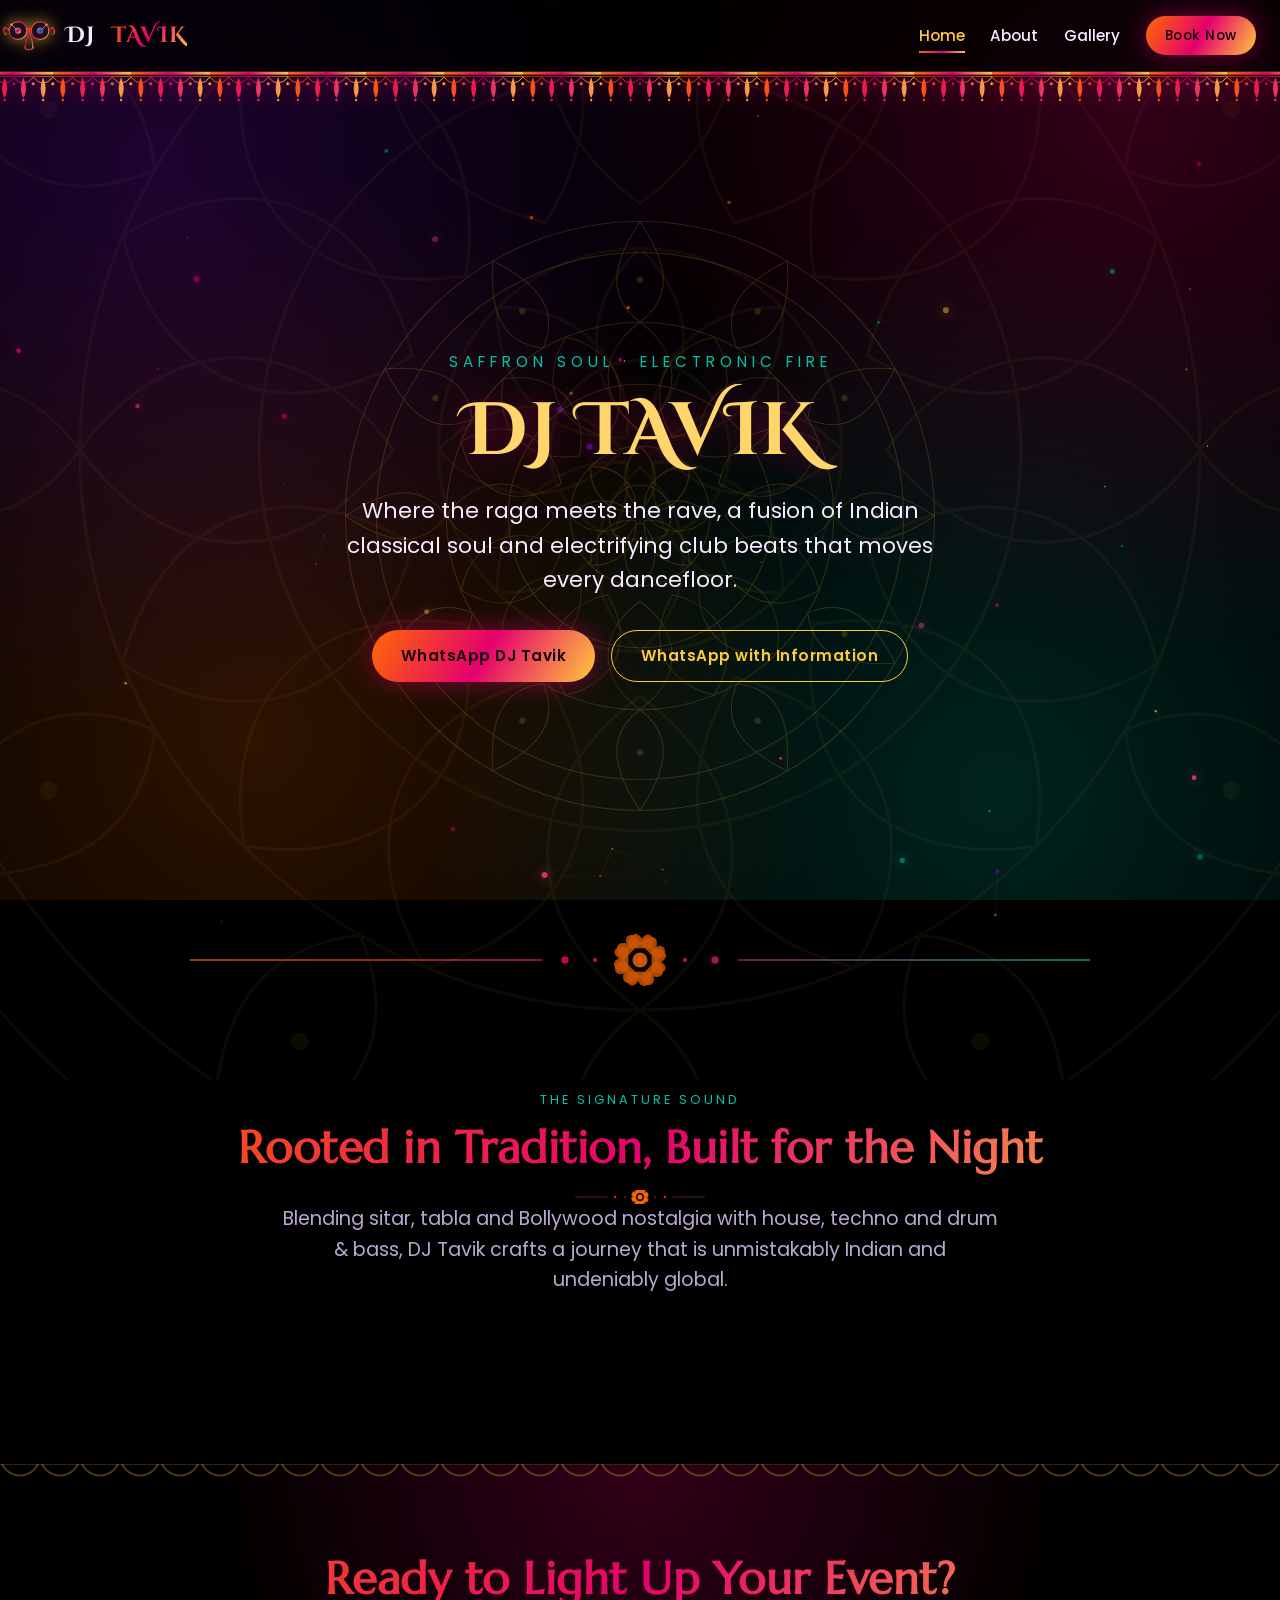
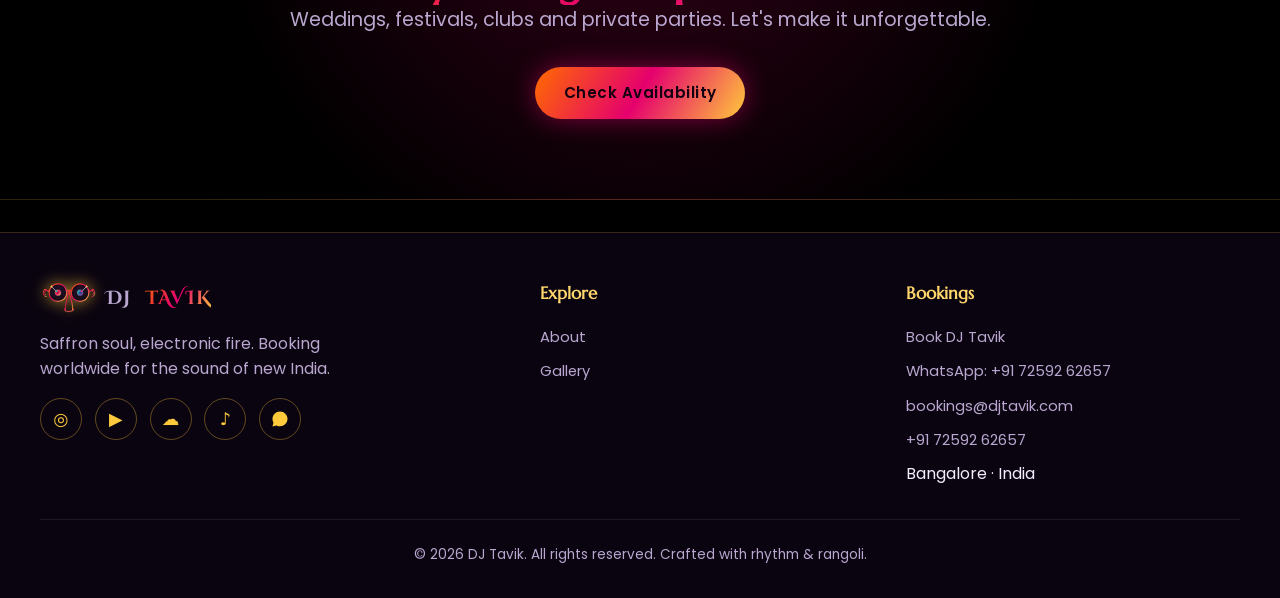
<file: index.html>
<!DOCTYPE html>
<html lang="en">
<head>
  <meta charset="UTF-8" />
  <meta name="viewport" content="width=device-width, initial-scale=1.0" />
  <title>DJ Tavik | Indian Electronic Beats</title>
  <meta name="description" content="DJ Tavik blends Indian classical soul with electronic fire. Bookings, mixes, tour dates and more." />
  <link rel="icon" type="image/svg+xml" href="assets/svg/logo.svg" />
  <link rel="preconnect" href="https://fonts.googleapis.com" />
  <link rel="preconnect" href="https://fonts.gstatic.com" crossorigin />
  <link href="https://fonts.googleapis.com/css2?family=Cinzel+Decorative:wght@700;900&family=Marcellus&family=Poppins:wght@400;500;600&display=swap" rel="stylesheet" />
  <link rel="stylesheet" href="assets/css/styles.css" />
</head>
<body>
  <!-- Header -->
  <header class="site-header">
    <nav class="nav container" aria-label="Primary">
      <a href="index.html" class="brand">
        <img src="assets/svg/logo.svg" alt="" class="brand-mark" />
        DJ&nbsp;<span>TAVIK</span>
      </a>
      <button class="nav-toggle" aria-label="Toggle menu" aria-expanded="false" aria-controls="nav-links">
        <span></span><span></span><span></span>
      </button>
      <ul class="nav-links" id="nav-links">
        <li><a href="index.html" class="active">Home</a></li>
        <li><a href="about.html">About</a></li>
        <li><a href="gallery.html">Gallery</a></li>
        <li><a href="booking.html" class="btn nav-cta">Book Now</a></li>
      </ul>
    </nav>
  </header>

  <div class="toran" aria-hidden="true"></div>

  <main>
    <!-- Hero -->
    <section class="hero">
      <canvas class="motif-canvas" aria-hidden="true"></canvas>
      <img src="assets/svg/mandala.svg" alt="" class="hero-mandala" aria-hidden="true" />
      <div class="hero-inner container">
        <p class="kicker">Saffron Soul · Electronic Fire</p>
        <h1>DJ&nbsp;TAVIK</h1>
        <p class="tagline">
          Where the raga meets the rave, a fusion of Indian classical soul and
          electrifying club beats that moves every dancefloor.
        </p>
        <div class="hero-actions">
          <a href="https://wa.me/917259262657?text=Hey%20DJ%20Tavik%2C%20we%20are%20looking%20to%20book%20a%20DJ%20for%20our%20event." target="_blank" rel="noopener" class="btn">WhatsApp DJ Tavik</a>
          <button type="button" class="btn btn--ghost" id="open-booking-modal">WhatsApp with Information</button>
        </div>
      </div>
    </section>

    <div class="divider container" aria-hidden="true"></div>

    <!-- Intro / featured -->
    <section class="section">
      <div class="container">
        <div class="section-head reveal">
          <span class="eyebrow">The Signature Sound</span>
          <h2 class="gradient-text">Rooted in Tradition, Built for the Night</h2>
          <p class="lead">
            Blending sitar, tabla and Bollywood nostalgia with house, techno and
            drum &amp; bass, DJ Tavik crafts a journey that is unmistakably Indian
            and undeniably global.
          </p>
        </div>
      </div>
    </section>

    <!-- CTA band -->
    <section class="cta-band">
      <div class="container reveal">
        <h2 class="gradient-text">Ready to Light Up Your Event?</h2>
        <p class="lead" style="margin-bottom:2rem">Weddings, festivals, clubs and private parties. Let's make it unforgettable.</p>
        <a href="booking.html" class="btn">Check Availability</a>
      </div>
    </section>
  </main>

  <!-- Footer -->
  <footer class="site-footer">
    <div class="container">
      <div class="footer-grid">
        <div>
          <a href="index.html" class="brand" style="font-size:1.2rem">
            <img src="assets/svg/logo.svg" alt="" class="brand-mark" /> DJ&nbsp;<span>TAVIK</span>
          </a>
          <p style="margin-top:1rem;max-width:32ch">Saffron soul, electronic fire. Booking worldwide for the sound of new India.</p>
          <div class="socials">
            <a href="https://instagram.com" aria-label="Instagram" target="_blank" rel="noopener">◎</a>
            <a href="https://youtube.com" aria-label="YouTube" target="_blank" rel="noopener">▶</a>
            <a href="https://soundcloud.com" aria-label="SoundCloud" target="_blank" rel="noopener">☁</a>
            <a href="https://open.spotify.com" aria-label="Spotify" target="_blank" rel="noopener">♪</a>
            <a class="wa" href="https://wa.me/917259262657" aria-label="WhatsApp" target="_blank" rel="noopener"><svg viewBox="0 0 24 24" width="18" height="18" fill="currentColor" aria-hidden="true"><path d="M17.5 14.4c-.3-.1-1.7-.8-1.9-.9-.3-.1-.5-.1-.7.1-.2.3-.7.9-.9 1.1-.2.2-.3.2-.6.1-.3-.1-1.2-.5-2.3-1.4-.9-.8-1.4-1.7-1.6-2-.2-.3 0-.5.1-.6.1-.1.3-.3.4-.5.1-.2.2-.3.3-.5.1-.2 0-.4 0-.5 0-.1-.7-1.6-.9-2.2-.2-.6-.5-.5-.7-.5h-.6c-.2 0-.5.1-.8.4-.3.3-1 1-1 2.4s1.1 2.8 1.2 3c.1.2 2.1 3.2 5.1 4.5.7.3 1.3.5 1.7.6.7.2 1.4.2 1.9.1.6-.1 1.7-.7 1.9-1.3.2-.7.2-1.2.2-1.3-.1-.2-.3-.2-.6-.4zM12 2C6.5 2 2 6.5 2 12c0 1.8.5 3.4 1.3 4.9L2 22l5.3-1.4c1.4.8 3 1.2 4.7 1.2 5.5 0 10-4.5 10-10S17.5 2 12 2z"/></svg></a>
          </div>
        </div>
        <div>
          <h4>Explore</h4>
          <ul>
            <li><a href="about.html">About</a></li>
            <li><a href="gallery.html">Gallery</a></li>
          </ul>
        </div>
        <div>
          <h4>Bookings</h4>
          <ul>
            <li><a href="booking.html">Book DJ Tavik</a></li>
            <li><a href="https://wa.me/917259262657" target="_blank" rel="noopener">WhatsApp: +91 72592 62657</a></li>
            <li><a href="mailto:bookings@djtavik.com">bookings@djtavik.com</a></li>
            <li><a href="tel:+917259262657">+91 72592 62657</a></li>
            <li>Bangalore · India</li>
          </ul>
        </div>
      </div>
      <div class="footer-bottom">
        <p>&copy; <span id="year">2026</span> DJ Tavik. All rights reserved. Crafted with rhythm &amp; rangoli.</p>
      </div>
    </div>
  </footer>

  <!-- Booking details modal -->
  <div class="modal" id="booking-modal" aria-hidden="true" role="dialog" aria-modal="true" aria-labelledby="bm-title">
    <div class="modal-overlay" data-close></div>
    <div class="modal-panel">
      <button class="modal-close" type="button" data-close aria-label="Close">&times;</button>
      <span class="eyebrow">Event Information</span>
      <h2 id="bm-title" class="gradient-text">Tell Us About Your Event</h2>
      <p style="margin-bottom:1.4rem">Fill in the details below and we'll open WhatsApp with your message ready to send.</p>

      <form id="bm-form">
        <div class="form-grid">
          <div class="field">
            <label for="bm-name">Client Name</label>
            <input type="text" id="bm-name" name="name" autocomplete="name" placeholder="Your name" />
          </div>

          <div class="field">
            <label for="bm-phone">Contact Number</label>
            <input type="tel" id="bm-phone" name="phone" autocomplete="tel" placeholder="+91 90000 00000" />
          </div>

          <div class="field full">
            <label for="bm-type">Type of Party/Event</label>
            <select id="bm-type" name="type">
              <option value="">Select an event type</option>
              <optgroup label="Shows">
                <option>Club Night</option>
                <option>Corporate Show</option>
                <option>College Show</option>
              </optgroup>
              <optgroup label="Special Occasions">
                <option>Holi</option>
                <option>Navratri</option>
                <option>Diwali</option>
                <option>Halloween</option>
                <option>Christmas</option>
                <option>New Year Eve</option>
                <option>Private Show</option>
              </optgroup>
              <optgroup label="Weddings">
                <option>Bachelorette Party</option>
                <option>Haldi Ceremony</option>
                <option>Mehandi Function</option>
                <option>Sangeet</option>
                <option>Baraat on Wheels</option>
                <option>Reception</option>
              </optgroup>
            </select>
          </div>

          <div class="field">
            <label for="bm-age">Age Group of Attendants</label>
            <select id="bm-age" name="age">
              <option value="">Select age group</option>
              <option>Under 18</option>
              <option>18 - 25</option>
              <option>25 - 35</option>
              <option>35 - 50</option>
              <option>50+</option>
              <option>Mixed / All ages</option>
            </select>
          </div>

          <div class="field">
            <label for="bm-date">Date</label>
            <input type="date" id="bm-date" name="date" />
          </div>

          <div class="field">
            <label for="bm-venue">Venue</label>
            <input type="text" id="bm-venue" name="venue" placeholder="Venue &amp; city" />
          </div>

          <div class="field">
            <label for="bm-duration">Duration of Event: <span id="bm-duration-val">3 hours</span></label>
            <input type="range" id="bm-duration" name="duration" class="range" min="1" max="10" step="1" value="3" />
          </div>

          <div class="field">
            <label for="bm-equipment">Require Sounds &amp; Light Equipments?</label>
            <select id="bm-equipment" name="equipment">
              <option value="">Select an option</option>
              <option>Yes</option>
              <option>No</option>
              <option>Not sure yet</option>
            </select>
          </div>
        </div>

        <button type="submit" class="btn btn--wa" style="width:100%;justify-content:center;margin-top:0.6rem">
          <svg viewBox="0 0 24 24" aria-hidden="true"><path d="M17.5 14.4c-.3-.1-1.7-.8-1.9-.9-.3-.1-.5-.1-.7.1-.2.3-.7.9-.9 1.1-.2.2-.3.2-.6.1-.3-.1-1.2-.5-2.3-1.4-.9-.8-1.4-1.7-1.6-2-.2-.3 0-.5.1-.6.1-.1.3-.3.4-.5.1-.2.2-.3.3-.5.1-.2 0-.4 0-.5 0-.1-.7-1.6-.9-2.2-.2-.6-.5-.5-.7-.5h-.6c-.2 0-.5.1-.8.4-.3.3-1 1-1 2.4s1.1 2.8 1.2 3c.1.2 2.1 3.2 5.1 4.5.7.3 1.3.5 1.7.6.7.2 1.4.2 1.9.1.6-.1 1.7-.7 1.9-1.3.2-.7.2-1.2.2-1.3-.1-.2-.3-.2-.6-.4zM12 2C6.5 2 2 6.5 2 12c0 1.8.5 3.4 1.3 4.9L2 22l5.3-1.4c1.4.8 3 1.2 4.7 1.2 5.5 0 10-4.5 10-10S17.5 2 12 2z"/></svg>
          Send on WhatsApp
        </button>
      </form>
    </div>
  </div>

  <script src="assets/js/main.js"></script>
  <script src="assets/js/booking-modal.js"></script>
</body>
</html>
</file>
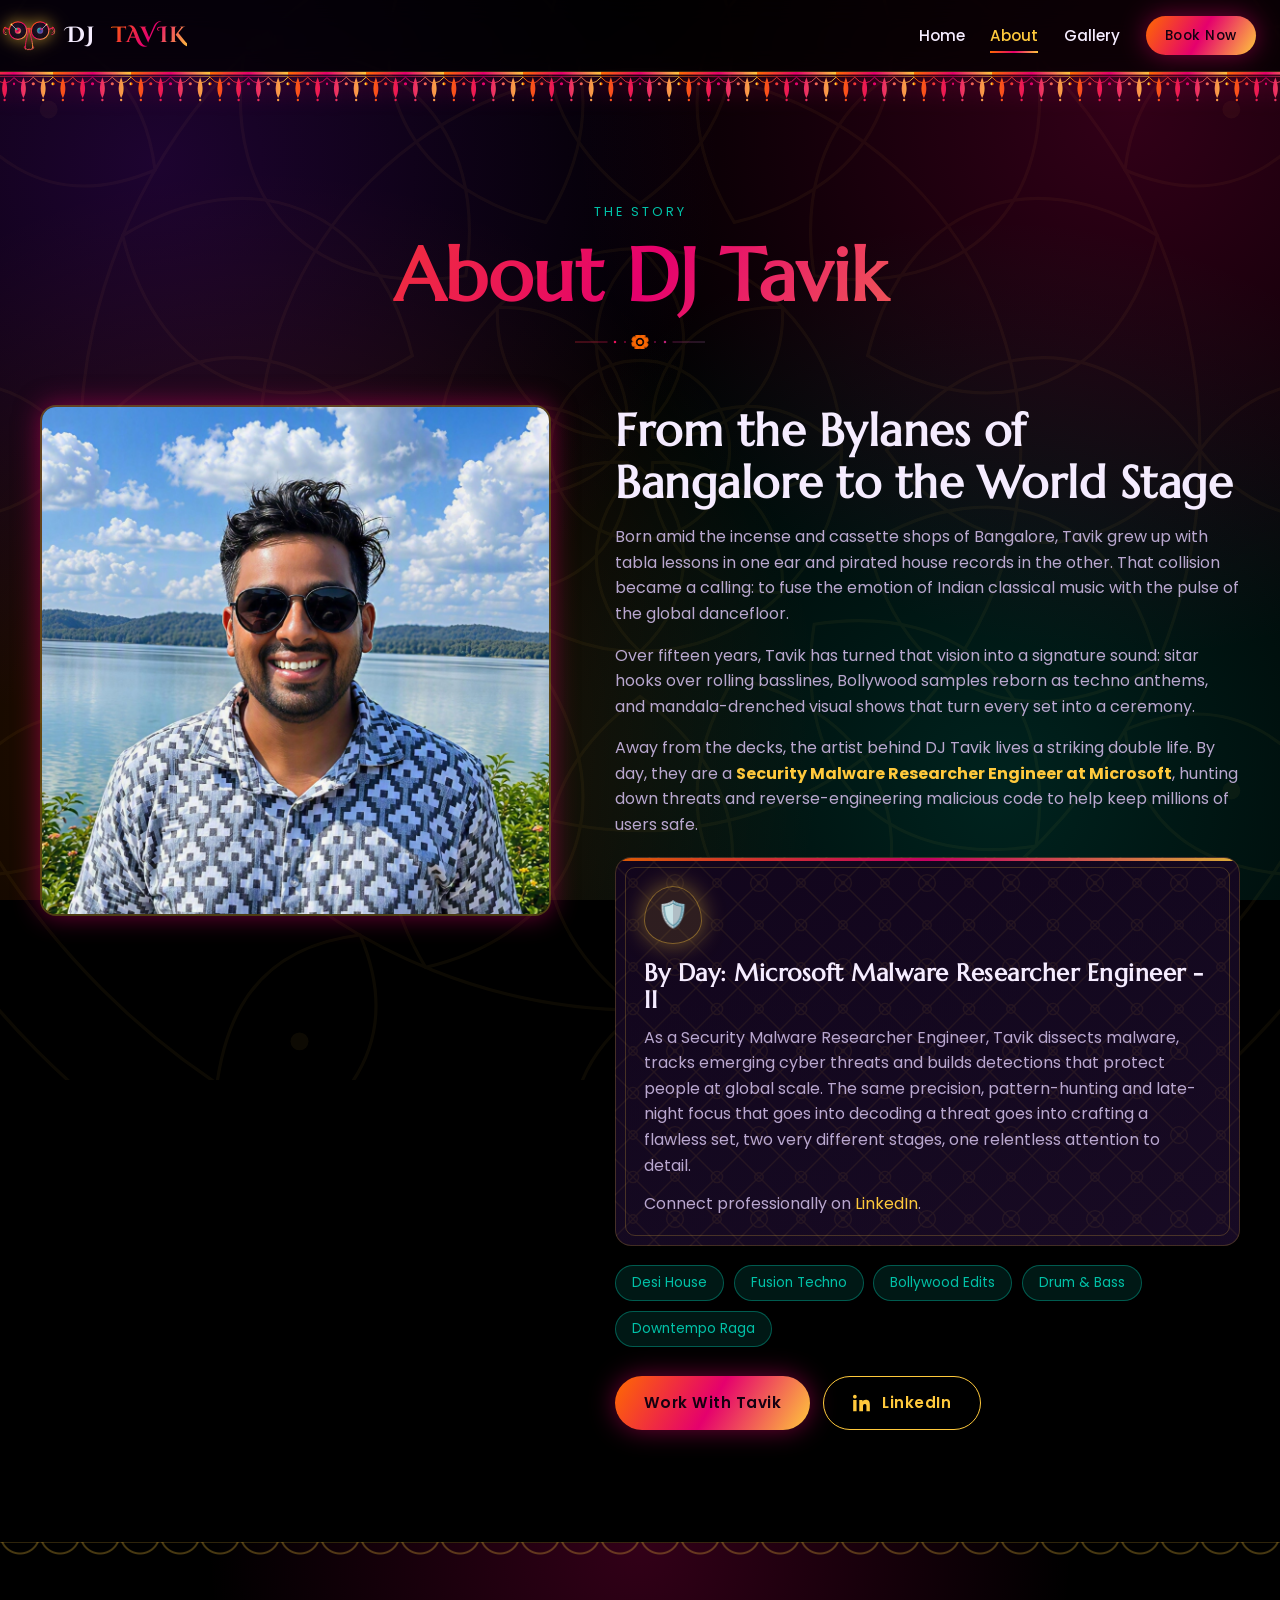
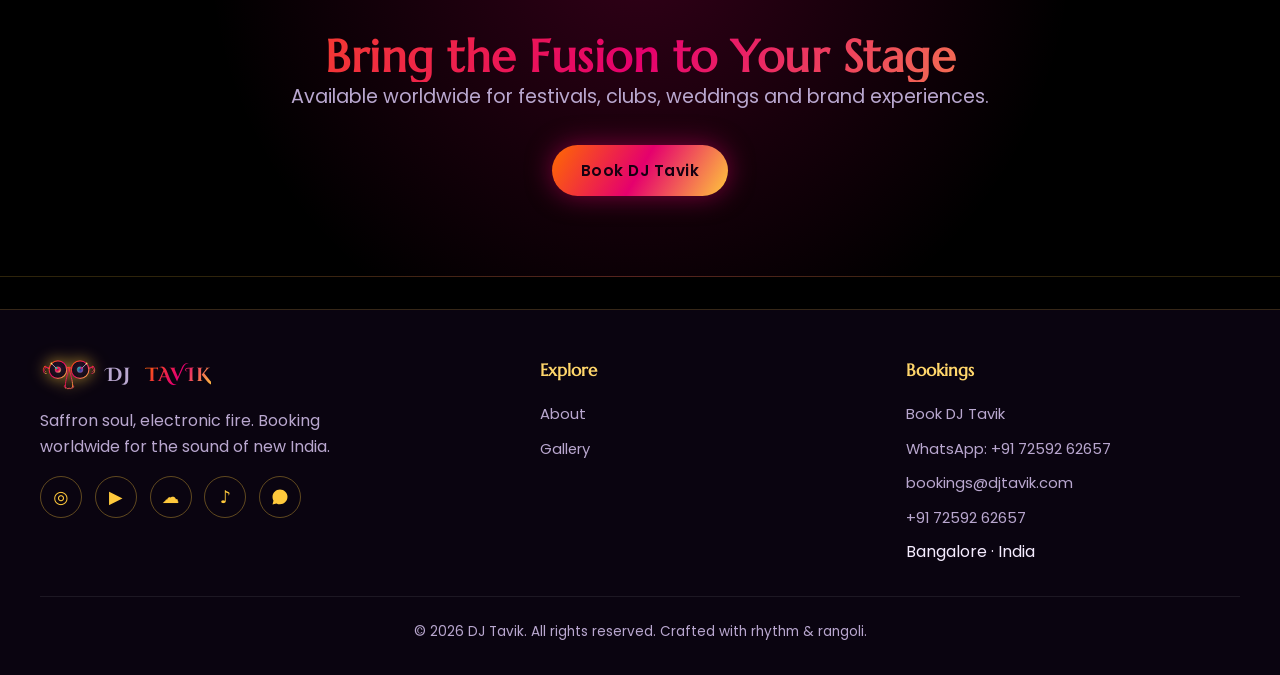
<file: about.html>
<!DOCTYPE html>
<html lang="en">
<head>
  <meta charset="UTF-8" />
  <meta name="viewport" content="width=device-width, initial-scale=1.0" />
  <title>About | DJ Tavik</title>
  <meta name="description" content="The story of DJ Tavik, from Bangalore's underground to global festival stages." />
  <link rel="icon" type="image/svg+xml" href="assets/svg/logo.svg" />
  <link rel="preconnect" href="https://fonts.googleapis.com" />
  <link rel="preconnect" href="https://fonts.gstatic.com" crossorigin />
  <link href="https://fonts.googleapis.com/css2?family=Cinzel+Decorative:wght@700;900&family=Marcellus&family=Poppins:wght@400;500;600&display=swap" rel="stylesheet" />
  <link rel="stylesheet" href="assets/css/styles.css" />
</head>
<body>
  <header class="site-header">
    <nav class="nav container" aria-label="Primary">
      <a href="index.html" class="brand">
        <img src="assets/svg/logo.svg" alt="" class="brand-mark" />
        DJ&nbsp;<span>TAVIK</span>
      </a>
      <button class="nav-toggle" aria-label="Toggle menu" aria-expanded="false" aria-controls="nav-links">
        <span></span><span></span><span></span>
      </button>
      <ul class="nav-links" id="nav-links">
        <li><a href="index.html">Home</a></li>
        <li><a href="about.html" class="active">About</a></li>
        <li><a href="gallery.html">Gallery</a></li>
        <li><a href="booking.html" class="btn nav-cta">Book Now</a></li>
      </ul>
    </nav>
  </header>

  <div class="toran" aria-hidden="true"></div>

  <main>
    <section class="section">
      <div class="container">
        <div class="section-head reveal">
          <span class="eyebrow">The Story</span>
          <h1 class="gradient-text">About DJ Tavik</h1>
        </div>

        <div class="about-grid">
          <img src="assets/img/profilepic.jpg" alt="Portrait of DJ Tavik" class="about-photo reveal" />
          <div class="reveal">
            <h2 style="color:var(--text)">From the Bylanes of Bangalore to the World Stage</h2>
            <p style="margin-top:1rem">
              Born amid the incense and cassette shops of Bangalore, Tavik grew up with
              tabla lessons in one ear and pirated house records in the other. That
              collision became a calling: to fuse the emotion of Indian classical
              music with the pulse of the global dancefloor.
            </p>
            <p style="margin-top:1rem">
              Over fifteen years, Tavik has turned that vision into a signature sound:
              sitar hooks over rolling basslines, Bollywood samples reborn as techno
              anthems, and mandala-drenched visual shows that turn every set into a
              ceremony.
            </p>
            <p style="margin-top:1rem">
              Away from the decks, the artist behind DJ Tavik lives a striking double
              life. By day, they are a <strong style="color:var(--gold)">Security Malware
              Researcher Engineer at Microsoft</strong>, hunting down threats and
              reverse-engineering malicious code to help keep millions of users safe.
            </p>
            <div class="card" style="margin-top:1.2rem">
              <div class="icon-badge">🛡️</div>
              <h3>By Day: Microsoft Malware Researcher Engineer - II</h3>
              <p style="margin-top:0.4rem">
                As a Security Malware Researcher Engineer, Tavik dissects malware,
                tracks emerging cyber threats and builds detections that protect people
                at global scale. The same precision, pattern-hunting and late-night
                focus that goes into decoding a threat goes into crafting a flawless
                set, two very different stages, one relentless attention to detail.
              </p>
              <p style="margin-top:0.8rem">
                Connect professionally on
                <a href="https://www.linkedin.com/in/azax/" target="_blank" rel="noopener">LinkedIn</a>.
              </p>
            </div>
            <div class="chips">
              <span class="chip">Desi House</span>
              <span class="chip">Fusion Techno</span>
              <span class="chip">Bollywood Edits</span>
              <span class="chip">Drum &amp; Bass</span>
              <span class="chip">Downtempo Raga</span>
            </div>
            <div style="margin-top:1.8rem;display:flex;flex-wrap:wrap;gap:0.8rem">
              <a href="booking.html" class="btn">Work With Tavik</a>
              <a href="https://www.linkedin.com/in/azax/" target="_blank" rel="noopener" class="btn btn--ghost">
                <svg viewBox="0 0 24 24" width="18" height="18" fill="currentColor" aria-hidden="true" style="margin-right:0.15rem"><path d="M4.98 3.5C4.98 4.88 3.87 6 2.5 6S0 4.88 0 3.5 1.12 1 2.5 1 4.98 2.12 4.98 3.5zM.24 8.02h4.52V23H.24V8.02zM8.34 8.02h4.34v2.05h.06c.6-1.14 2.08-2.34 4.28-2.34 4.58 0 5.42 3.01 5.42 6.92V23h-4.52v-6.36c0-1.52-.03-3.47-2.12-3.47-2.12 0-2.44 1.66-2.44 3.36V23H8.34V8.02z"/></svg>
                LinkedIn
              </a>
            </div>
          </div>
        </div>
      </div>
    </section>

    <section class="cta-band">
      <div class="container reveal">
        <h2 class="gradient-text">Bring the Fusion to Your Stage</h2>
        <p class="lead" style="margin-bottom:2rem">Available worldwide for festivals, clubs, weddings and brand experiences.</p>
        <a href="booking.html" class="btn">Book DJ Tavik</a>
      </div>
    </section>
  </main>

  <footer class="site-footer">
    <div class="container">
      <div class="footer-grid">
        <div>
          <a href="index.html" class="brand" style="font-size:1.2rem">
            <img src="assets/svg/logo.svg" alt="" class="brand-mark" /> DJ&nbsp;<span>TAVIK</span>
          </a>
          <p style="margin-top:1rem;max-width:32ch">Saffron soul, electronic fire. Booking worldwide for the sound of new India.</p>
          <div class="socials">
            <a href="https://instagram.com" aria-label="Instagram" target="_blank" rel="noopener">◎</a>
            <a href="https://youtube.com" aria-label="YouTube" target="_blank" rel="noopener">▶</a>
            <a href="https://soundcloud.com" aria-label="SoundCloud" target="_blank" rel="noopener">☁</a>
            <a href="https://open.spotify.com" aria-label="Spotify" target="_blank" rel="noopener">♪</a>
            <a class="wa" href="https://wa.me/917259262657" aria-label="WhatsApp" target="_blank" rel="noopener"><svg viewBox="0 0 24 24" width="18" height="18" fill="currentColor" aria-hidden="true"><path d="M17.5 14.4c-.3-.1-1.7-.8-1.9-.9-.3-.1-.5-.1-.7.1-.2.3-.7.9-.9 1.1-.2.2-.3.2-.6.1-.3-.1-1.2-.5-2.3-1.4-.9-.8-1.4-1.7-1.6-2-.2-.3 0-.5.1-.6.1-.1.3-.3.4-.5.1-.2.2-.3.3-.5.1-.2 0-.4 0-.5 0-.1-.7-1.6-.9-2.2-.2-.6-.5-.5-.7-.5h-.6c-.2 0-.5.1-.8.4-.3.3-1 1-1 2.4s1.1 2.8 1.2 3c.1.2 2.1 3.2 5.1 4.5.7.3 1.3.5 1.7.6.7.2 1.4.2 1.9.1.6-.1 1.7-.7 1.9-1.3.2-.7.2-1.2.2-1.3-.1-.2-.3-.2-.6-.4zM12 2C6.5 2 2 6.5 2 12c0 1.8.5 3.4 1.3 4.9L2 22l5.3-1.4c1.4.8 3 1.2 4.7 1.2 5.5 0 10-4.5 10-10S17.5 2 12 2z"/></svg></a>
          </div>
        </div>
        <div>
          <h4>Explore</h4>
          <ul>
            <li><a href="about.html">About</a></li>
            <li><a href="gallery.html">Gallery</a></li>
          </ul>
        </div>
        <div>
          <h4>Bookings</h4>
          <ul>
            <li><a href="booking.html">Book DJ Tavik</a></li>
            <li><a href="https://wa.me/917259262657" target="_blank" rel="noopener">WhatsApp: +91 72592 62657</a></li>
            <li><a href="mailto:bookings@djtavik.com">bookings@djtavik.com</a></li>
            <li><a href="tel:+917259262657">+91 72592 62657</a></li>
            <li>Bangalore · India</li>
          </ul>
        </div>
      </div>
      <div class="footer-bottom">
        <p>&copy; <span id="year">2026</span> DJ Tavik. All rights reserved. Crafted with rhythm &amp; rangoli.</p>
      </div>
    </div>
  </footer>

  <script src="assets/js/main.js"></script>
</body>
</html>
</file>
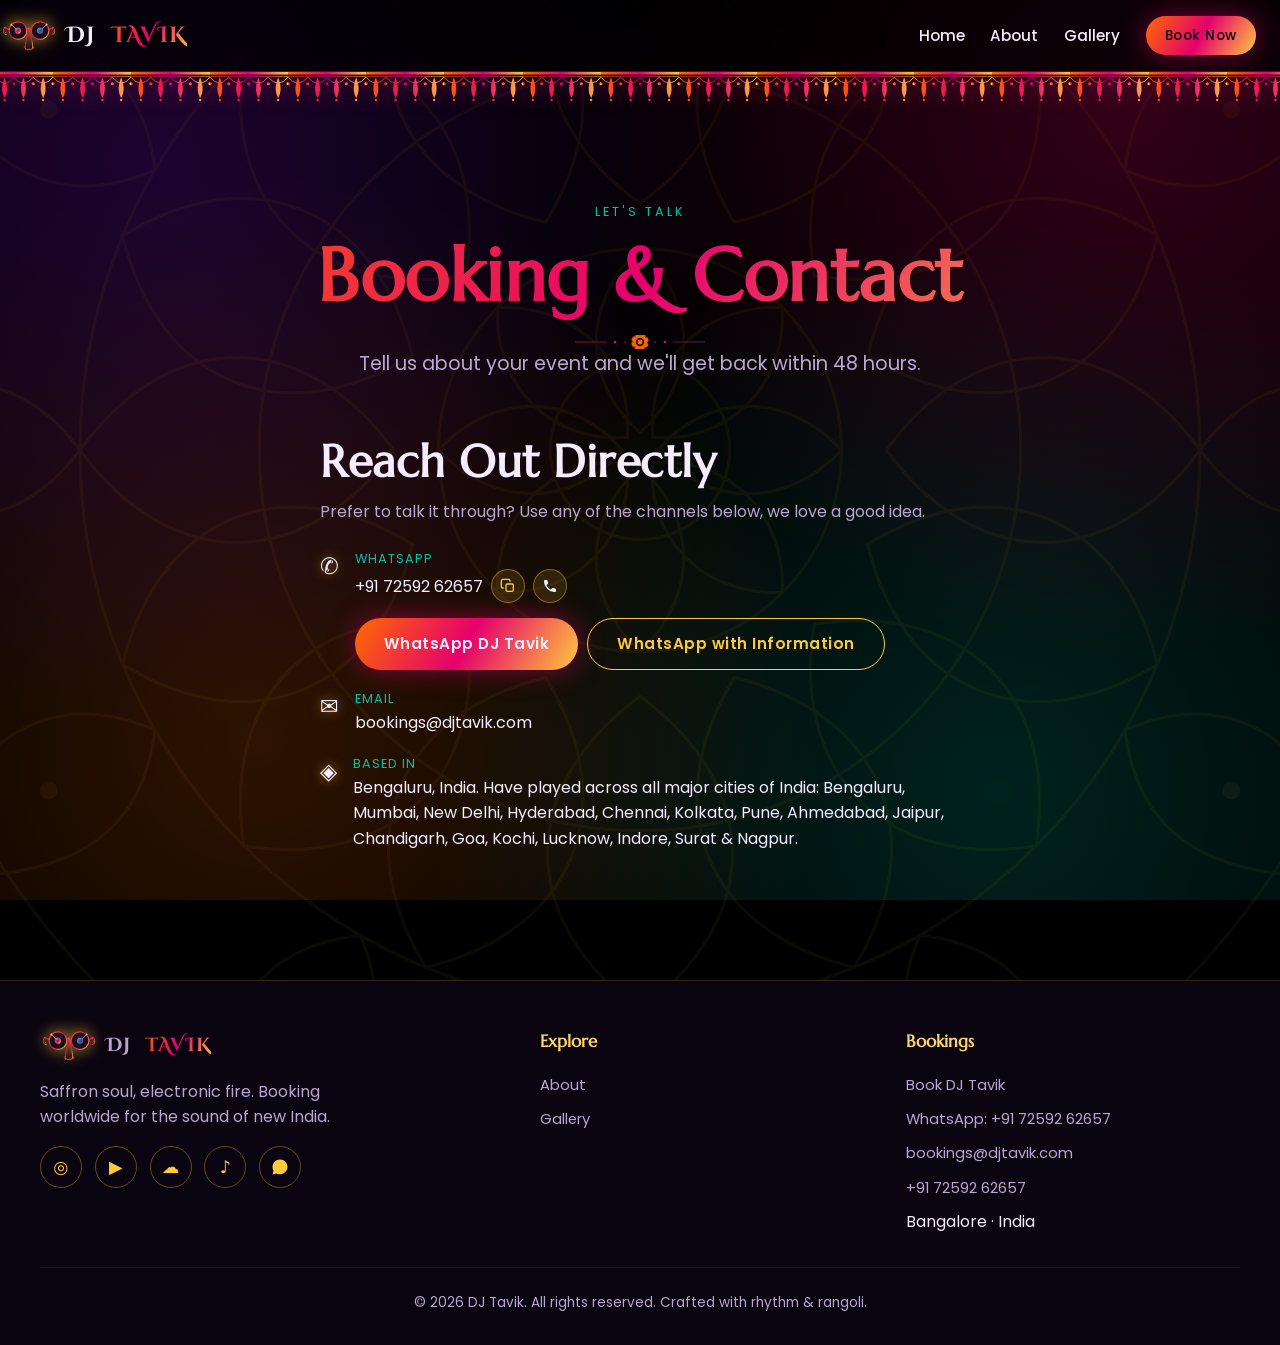
<file: booking.html>
<!DOCTYPE html>
<html lang="en">
<head>
  <meta charset="UTF-8" />
  <meta name="viewport" content="width=device-width, initial-scale=1.0" />
  <title>Booking &amp; Contact | DJ Tavik</title>
  <meta name="description" content="Book DJ Tavik for festivals, clubs, weddings and private events." />
  <link rel="icon" type="image/svg+xml" href="assets/svg/logo.svg" />
  <link rel="preconnect" href="https://fonts.googleapis.com" />
  <link rel="preconnect" href="https://fonts.gstatic.com" crossorigin />
  <link href="https://fonts.googleapis.com/css2?family=Cinzel+Decorative:wght@700;900&family=Marcellus&family=Poppins:wght@400;500;600&display=swap" rel="stylesheet" />
  <link rel="stylesheet" href="assets/css/styles.css" />
</head>
<body>
  <header class="site-header">
    <nav class="nav container" aria-label="Primary">
      <a href="index.html" class="brand">
        <img src="assets/svg/logo.svg" alt="" class="brand-mark" />
        DJ&nbsp;<span>TAVIK</span>
      </a>
      <button class="nav-toggle" aria-label="Toggle menu" aria-expanded="false" aria-controls="nav-links">
        <span></span><span></span><span></span>
      </button>
      <ul class="nav-links" id="nav-links">
        <li><a href="index.html">Home</a></li>
        <li><a href="about.html">About</a></li>
        <li><a href="gallery.html">Gallery</a></li>
        <li><a href="booking.html" class="btn nav-cta active">Book Now</a></li>
      </ul>
    </nav>
  </header>

  <div class="toran" aria-hidden="true"></div>

  <main>
    <section class="section">
      <div class="container">
        <div class="section-head reveal">
          <span class="eyebrow">Let's Talk</span>
          <h1 class="gradient-text">Booking &amp; Contact</h1>
          <p class="lead">Tell us about your event and we'll get back within 48 hours.</p>
        </div>

        <div style="max-width:640px;margin-inline:auto">
          <!-- Contact info -->
          <div class="reveal">
            <h2 style="color:var(--text)">Reach Out Directly</h2>
            <p style="margin-top:0.75rem">Prefer to talk it through? Use any of the channels below, we love a good idea.</p>

            <ul class="contact-list">
              <li>
                <span class="ico">✆</span>
                <div>
                  <span class="k">WhatsApp</span>
                  <div class="num-row">
                    <a href="https://wa.me/917259262657?text=Hi%20DJ%20Tavik%2C%20I%27d%20like%20to%20book%20you%20for%20an%20event." target="_blank" rel="noopener">+91 72592 62657</a>
                    <button type="button" class="icon-btn" data-copy="+917259262657" aria-label="Copy number" title="Copy number">
                      <svg viewBox="0 0 24 24" width="16" height="16" fill="none" stroke="currentColor" stroke-width="2" stroke-linecap="round" stroke-linejoin="round" aria-hidden="true"><rect x="9" y="9" width="11" height="11" rx="2"/><path d="M5 15H4a2 2 0 0 1-2-2V4a2 2 0 0 1 2-2h9a2 2 0 0 1 2 2v1"/></svg>
                    </button>
                    <a href="tel:+917259262657" class="icon-btn" aria-label="Call" title="Call">
                      <svg viewBox="0 0 24 24" width="16" height="16" fill="currentColor" aria-hidden="true"><path d="M6.6 10.8c1.4 2.8 3.8 5.2 6.6 6.6l2.2-2.2c.3-.3.7-.4 1-.2 1.1.4 2.3.6 3.6.6.6 0 1 .4 1 1V20c0 .6-.4 1-1 1C10.6 21 3 13.4 3 4c0-.6.4-1 1-1h3.5c.6 0 1 .4 1 1 0 1.2.2 2.4.6 3.6.1.4 0 .8-.3 1l-2.2 2.2z"/></svg>
                    </a>
                  </div>
                  <div class="btn-group" style="margin-top:0.9rem">
                    <a href="https://wa.me/917259262657?text=Hey%20DJ%20Tavik%2C%20we%20are%20looking%20to%20book%20a%20DJ%20for%20our%20event." target="_blank" rel="noopener" class="btn">WhatsApp DJ Tavik</a>
                    <button type="button" class="btn btn--ghost" id="open-booking-modal">WhatsApp with Information</button>
                  </div>
                </div>
              </li>
              <li>
                <span class="ico">✉</span>
                <div><span class="k">Email</span><a href="mailto:bookings@djtavik.com">bookings@djtavik.com</a></div>
              </li>
              <li>
                <span class="ico">◈</span>
                <div><span class="k">Based In</span><p>Bengaluru, India. Have played across all major cities of India: Bengaluru, Mumbai, New Delhi, Hyderabad, Chennai, Kolkata, Pune, Ahmedabad, Jaipur, Chandigarh, Goa, Kochi, Lucknow, Indore, Surat &amp; Nagpur.</p></div>
              </li>
            </ul>
          </div>
        </div>
      </div>
    </section>
  </main>

  <footer class="site-footer">
    <div class="container">
      <div class="footer-grid">
        <div>
          <a href="index.html" class="brand" style="font-size:1.2rem">
            <img src="assets/svg/logo.svg" alt="" class="brand-mark" /> DJ&nbsp;<span>TAVIK</span>
          </a>
          <p style="margin-top:1rem;max-width:32ch">Saffron soul, electronic fire. Booking worldwide for the sound of new India.</p>
          <div class="socials">
            <a href="https://instagram.com" aria-label="Instagram" target="_blank" rel="noopener">◎</a>
            <a href="https://youtube.com" aria-label="YouTube" target="_blank" rel="noopener">▶</a>
            <a href="https://soundcloud.com" aria-label="SoundCloud" target="_blank" rel="noopener">☁</a>
            <a href="https://open.spotify.com" aria-label="Spotify" target="_blank" rel="noopener">♪</a>
            <a class="wa" href="https://wa.me/917259262657" aria-label="WhatsApp" target="_blank" rel="noopener"><svg viewBox="0 0 24 24" width="18" height="18" fill="currentColor" aria-hidden="true"><path d="M17.5 14.4c-.3-.1-1.7-.8-1.9-.9-.3-.1-.5-.1-.7.1-.2.3-.7.9-.9 1.1-.2.2-.3.2-.6.1-.3-.1-1.2-.5-2.3-1.4-.9-.8-1.4-1.7-1.6-2-.2-.3 0-.5.1-.6.1-.1.3-.3.4-.5.1-.2.2-.3.3-.5.1-.2 0-.4 0-.5 0-.1-.7-1.6-.9-2.2-.2-.6-.5-.5-.7-.5h-.6c-.2 0-.5.1-.8.4-.3.3-1 1-1 2.4s1.1 2.8 1.2 3c.1.2 2.1 3.2 5.1 4.5.7.3 1.3.5 1.7.6.7.2 1.4.2 1.9.1.6-.1 1.7-.7 1.9-1.3.2-.7.2-1.2.2-1.3-.1-.2-.3-.2-.6-.4zM12 2C6.5 2 2 6.5 2 12c0 1.8.5 3.4 1.3 4.9L2 22l5.3-1.4c1.4.8 3 1.2 4.7 1.2 5.5 0 10-4.5 10-10S17.5 2 12 2z"/></svg></a>
          </div>
        </div>
        <div>
          <h4>Explore</h4>
          <ul>
            <li><a href="about.html">About</a></li>
            <li><a href="gallery.html">Gallery</a></li>
          </ul>
        </div>
        <div>
          <h4>Bookings</h4>
          <ul>
            <li><a href="booking.html">Book DJ Tavik</a></li>
            <li><a href="https://wa.me/917259262657" target="_blank" rel="noopener">WhatsApp: +91 72592 62657</a></li>
            <li><a href="mailto:bookings@djtavik.com">bookings@djtavik.com</a></li>
            <li><a href="tel:+917259262657">+91 72592 62657</a></li>
            <li>Bangalore · India</li>
          </ul>
        </div>
      </div>
      <div class="footer-bottom">
        <p>&copy; <span id="year">2026</span> DJ Tavik. All rights reserved. Crafted with rhythm &amp; rangoli.</p>
      </div>
    </div>
  </footer>

  <!-- Booking details modal -->
  <div class="modal" id="booking-modal" aria-hidden="true" role="dialog" aria-modal="true" aria-labelledby="bm-title">
    <div class="modal-overlay" data-close></div>
    <div class="modal-panel">
      <button class="modal-close" type="button" data-close aria-label="Close">&times;</button>
      <span class="eyebrow">Event Information</span>
      <h2 id="bm-title" class="gradient-text">Tell Us About Your Event</h2>
      <p style="margin-bottom:1.4rem">Fill in the details below and we'll open WhatsApp with your message ready to send.</p>

      <form id="bm-form">
        <div class="form-grid">
          <div class="field">
            <label for="bm-name">Client Name</label>
            <input type="text" id="bm-name" name="name" autocomplete="name" placeholder="Your name" />
          </div>

          <div class="field">
            <label for="bm-phone">Contact Number</label>
            <input type="tel" id="bm-phone" name="phone" autocomplete="tel" placeholder="+91 90000 00000" />
          </div>

          <div class="field full">
            <label for="bm-type">Type of Party/Event</label>
            <select id="bm-type" name="type">
              <option value="">Select an event type</option>
              <optgroup label="Shows">
                <option>Club Night</option>
                <option>Corporate Show</option>
                <option>College Show</option>
              </optgroup>
              <optgroup label="Special Occasions">
                <option>Holi</option>
                <option>Navratri</option>
                <option>Diwali</option>
                <option>Halloween</option>
                <option>Christmas</option>
                <option>New Year Eve</option>
                <option>Private Show</option>
              </optgroup>
              <optgroup label="Weddings">
                <option>Bachelorette Party</option>
                <option>Haldi Ceremony</option>
                <option>Mehandi Function</option>
                <option>Sangeet</option>
                <option>Baraat on Wheels</option>
                <option>Reception</option>
              </optgroup>
            </select>
          </div>

          <div class="field">
            <label for="bm-age">Age Group of Attendants</label>
            <select id="bm-age" name="age">
              <option value="">Select age group</option>
              <option>Under 18</option>
              <option>18 - 25</option>
              <option>25 - 35</option>
              <option>35 - 50</option>
              <option>50+</option>
              <option>Mixed / All ages</option>
            </select>
          </div>

          <div class="field">
            <label for="bm-date">Date</label>
            <input type="date" id="bm-date" name="date" />
          </div>

          <div class="field">
            <label for="bm-venue">Venue</label>
            <input type="text" id="bm-venue" name="venue" placeholder="Venue &amp; city" />
          </div>

          <div class="field">
            <label for="bm-duration">Duration of Event: <span id="bm-duration-val">3 hours</span></label>
            <input type="range" id="bm-duration" name="duration" class="range" min="1" max="10" step="1" value="3" />
          </div>

          <div class="field">
            <label for="bm-equipment">Require Sounds &amp; Light Equipments?</label>
            <select id="bm-equipment" name="equipment">
              <option value="">Select an option</option>
              <option>Yes</option>
              <option>No</option>
              <option>Not sure yet</option>
            </select>
          </div>
        </div>

        <button type="submit" class="btn btn--wa" style="width:100%;justify-content:center;margin-top:0.6rem">
          <svg viewBox="0 0 24 24" aria-hidden="true"><path d="M17.5 14.4c-.3-.1-1.7-.8-1.9-.9-.3-.1-.5-.1-.7.1-.2.3-.7.9-.9 1.1-.2.2-.3.2-.6.1-.3-.1-1.2-.5-2.3-1.4-.9-.8-1.4-1.7-1.6-2-.2-.3 0-.5.1-.6.1-.1.3-.3.4-.5.1-.2.2-.3.3-.5.1-.2 0-.4 0-.5 0-.1-.7-1.6-.9-2.2-.2-.6-.5-.5-.7-.5h-.6c-.2 0-.5.1-.8.4-.3.3-1 1-1 2.4s1.1 2.8 1.2 3c.1.2 2.1 3.2 5.1 4.5.7.3 1.3.5 1.7.6.7.2 1.4.2 1.9.1.6-.1 1.7-.7 1.9-1.3.2-.7.2-1.2.2-1.3-.1-.2-.3-.2-.6-.4zM12 2C6.5 2 2 6.5 2 12c0 1.8.5 3.4 1.3 4.9L2 22l5.3-1.4c1.4.8 3 1.2 4.7 1.2 5.5 0 10-4.5 10-10S17.5 2 12 2z"/></svg>
          Send on WhatsApp
        </button>
      </form>
    </div>
  </div>

  <script src="assets/js/main.js"></script>
  <script src="assets/js/booking-modal.js"></script>
</body>
</html>
</file>
<file: assets/css/styles.css>
/* ============================================================
   DJ TAVIK - Indian OLED Theme
   Design system + shared components + responsive layout
   ============================================================ */

/* ---------- Design tokens ---------- */
:root {
  /* OLED base */
  --bg: #000000;
  --bg-soft: #0a0410;
  --bg-card: #12061c;
  --bg-card-2: #170a24;

  /* Indian vibrant palette */
  --saffron: #ff6b00;
  --magenta: #e5006d;
  --gold: #ffc93c;
  --teal: #00c2a8;
  --purple: #6a0dad;
  --pink: #ff3d8b;

  /* Text */
  --text: #f5ecff;
  --text-dim: #b9a7cf;
  --heading: #ffd66b;

  /* Effects */
  --grad-warm: linear-gradient(120deg, var(--saffron), var(--magenta), var(--gold));
  --grad-cool: linear-gradient(120deg, var(--teal), var(--purple), var(--magenta));
  --glow-gold: 0 0 24px rgba(255, 201, 60, 0.45);
  --glow-magenta: 0 0 26px rgba(229, 0, 109, 0.5);
  --glow-teal: 0 0 26px rgba(0, 194, 168, 0.45);

  /* Layout */
  --maxw: 1200px;
  --radius: 16px;
  --radius-sm: 10px;
  --header-h: 72px;

  /* Fonts */
  --font-display: "Cinzel Decorative", "Cinzel", serif;
  --font-head: "Marcellus", serif;
  --font-body: "Poppins", system-ui, sans-serif;
}

/* ---------- Reset ---------- */
*,
*::before,
*::after {
  box-sizing: border-box;
  margin: 0;
  padding: 0;
}

html {
  scroll-behavior: smooth;
}

body {
  font-family: var(--font-body);
  background: var(--bg);
  color: var(--text);
  line-height: 1.6;
  overflow-x: hidden;
  min-height: 100vh;
}

/* Decorative mandala backdrop layered behind content */
body::before {
  content: "";
  position: fixed;
  inset: 0;
  z-index: -2;
  background:
    radial-gradient(circle at 12% 18%, rgba(106, 13, 173, 0.28), transparent 42%),
    radial-gradient(circle at 88% 12%, rgba(229, 0, 109, 0.22), transparent 40%),
    radial-gradient(circle at 78% 88%, rgba(0, 194, 168, 0.18), transparent 45%),
    radial-gradient(circle at 20% 82%, rgba(255, 107, 0, 0.18), transparent 45%);
  pointer-events: none;
}

body::after {
  content: "";
  position: fixed;
  inset: -20% -20%;
  z-index: -3;
  background-image: url("../svg/mandala.svg");
  background-repeat: no-repeat;
  background-position: center;
  background-size: 140vmax;
  opacity: 0.05;
  animation: spin 120s linear infinite;
  pointer-events: none;
}

@keyframes spin {
  to {
    transform: rotate(360deg);
  }
}

/* ---------- Typography ---------- */
h1,
h2,
h3 {
  font-family: var(--font-head);
  line-height: 1.15;
  color: var(--heading);
  letter-spacing: 0.5px;
}

h1 {
  font-size: clamp(2.4rem, 6vw, 4.6rem);
}

h2 {
  font-size: clamp(1.8rem, 4vw, 2.8rem);
}

h3 {
  font-size: clamp(1.2rem, 2.5vw, 1.5rem);
}

a {
  color: var(--gold);
  text-decoration: none;
  transition: color 0.25s ease;
}

a:hover {
  color: var(--pink);
}

p {
  color: var(--text-dim);
}

img {
  max-width: 100%;
  display: block;
}

/* ---------- Layout helpers ---------- */
.container {
  width: min(100% - 2.5rem, var(--maxw));
  margin-inline: auto;
}

.section {
  padding: clamp(3.5rem, 8vw, 6rem) 0;
  position: relative;
}

.section-head {
  text-align: center;
  margin-bottom: clamp(2rem, 5vw, 3.5rem);
}

.section-head h1::after,
.section-head h2::after {
  content: "";
  display: block;
  width: 130px;
  height: 14px;
  margin: 1rem auto 0;
  background: url("../svg/rangoli-divider.svg") center / 300px no-repeat;
}

.eyebrow {
  display: inline-block;
  font-family: var(--font-body);
  font-size: 0.8rem;
  letter-spacing: 3px;
  text-transform: uppercase;
  color: var(--teal);
  margin-bottom: 0.75rem;
}

.gradient-text {
  background: var(--grad-warm);
  -webkit-background-clip: text;
  background-clip: text;
  -webkit-text-fill-color: transparent;
  color: transparent;
}

.lead {
  font-size: clamp(1rem, 2vw, 1.2rem);
  color: var(--text-dim);
  max-width: 60ch;
  margin-inline: auto;
}

/* ---------- Buttons ---------- */
.btn {
  --btn-bg: var(--grad-warm);
  display: inline-flex;
  align-items: center;
  gap: 0.55rem;
  padding: 0.85rem 1.8rem;
  font-family: var(--font-body);
  font-weight: 600;
  font-size: 0.95rem;
  letter-spacing: 0.5px;
  border: none;
  border-radius: 999px;
  color: #150011;
  background: var(--btn-bg);
  cursor: pointer;
  transition: transform 0.2s ease, box-shadow 0.25s ease;
  box-shadow: var(--glow-magenta);
}

.btn:hover {
  transform: translateY(-3px);
  box-shadow: 0 0 34px rgba(255, 201, 60, 0.6);
  color: #150011;
}

.btn--ghost {
  background: transparent;
  color: var(--gold);
  border: 1.5px solid var(--gold);
  box-shadow: none;
}

.btn--ghost:hover {
  background: rgba(255, 201, 60, 0.12);
  color: var(--gold);
  box-shadow: var(--glow-gold);
}

/* ---------- Header / Nav ---------- */
.site-header {
  position: sticky;
  top: 0;
  z-index: 100;
  height: var(--header-h);
  display: flex;
  align-items: center;
  background: rgba(0, 0, 0, 0.72);
  backdrop-filter: blur(14px);
  border-bottom: 1px solid rgba(255, 201, 60, 0.18);
}

.nav {
  display: flex;
  align-items: center;
  justify-content: space-between;
  width: 100%;
  padding-right: clamp(0.5rem, 2vw, 1.5rem);
}

.brand {
  font-family: var(--font-display);
  font-size: 1.4rem;
  font-weight: 700;
  color: var(--text);
  letter-spacing: 1px;
  display: flex;
  align-items: center;
  gap: 0.5rem;
}

.brand span {
  background: var(--grad-warm);
  -webkit-background-clip: text;
  background-clip: text;
  -webkit-text-fill-color: transparent;
}

.brand .brand-mark {
  height: 34px;
  width: auto;
  filter: drop-shadow(0 0 8px rgba(255, 201, 60, 0.7));
}

.nav-links {
  display: flex;
  align-items: center;
  gap: 1.6rem;
  list-style: none;
}

.nav-links a {
  color: var(--text);
  font-size: 0.95rem;
  font-weight: 500;
  position: relative;
  padding: 0.3rem 0;
}

.nav-links a::after {
  content: "";
  position: absolute;
  left: 0;
  bottom: -2px;
  width: 0;
  height: 2px;
  background: var(--grad-warm);
  transition: width 0.25s ease;
}

.nav-links a:hover,
.nav-links a.active {
  color: var(--gold);
}

.nav-links a:hover::after,
.nav-links a.active::after {
  width: 100%;
}

.nav-links a.nav-cta {
  padding: 0.55rem 1.2rem;
  font-size: 0.85rem;
  color: #150011;
}

.nav-links a.nav-cta:hover {
  color: #150011;
}

.nav-links a.nav-cta::after {
  display: none;
}

.nav-toggle {
  display: none;
  flex-direction: column;
  justify-content: center;
  gap: 5px;
  width: 44px;
  height: 44px;
  background: none;
  border: none;
  cursor: pointer;
}

.nav-toggle span {
  display: block;
  width: 26px;
  height: 2.5px;
  background: var(--gold);
  border-radius: 2px;
  transition: transform 0.3s ease, opacity 0.3s ease;
}

.nav-toggle[aria-expanded="true"] span:nth-child(1) {
  transform: translateY(7.5px) rotate(45deg);
}

.nav-toggle[aria-expanded="true"] span:nth-child(2) {
  opacity: 0;
}

.nav-toggle[aria-expanded="true"] span:nth-child(3) {
  transform: translateY(-7.5px) rotate(-45deg);
}

/* ---------- Hero ---------- */
.hero {
  position: relative;
  min-height: calc(100vh - var(--header-h));
  display: flex;
  align-items: center;
  text-align: center;
  overflow: hidden;
  padding: 3rem 0;
}

.hero canvas.motif-canvas {
  position: absolute;
  inset: 0;
  width: 100%;
  height: 100%;
  z-index: -1;
}

.hero-inner {
  position: relative;
  z-index: 2;
}

.hero .kicker {
  font-family: var(--font-body);
  letter-spacing: 5px;
  text-transform: uppercase;
  color: var(--teal);
  font-size: clamp(0.75rem, 2vw, 0.95rem);
  margin-bottom: 1rem;
}

.hero h1 {
  font-family: var(--font-display);
  text-shadow: 0 0 30px rgba(229, 0, 109, 0.35);
}

.hero .tagline {
  font-size: clamp(1rem, 2.4vw, 1.35rem);
  color: var(--text);
  margin: 1.2rem auto 2rem;
  max-width: 46ch;
}

.hero-actions {
  display: flex;
  gap: 1rem;
  justify-content: center;
  flex-wrap: wrap;
}

.btn-group {
  display: flex;
  flex-wrap: wrap;
  gap: 0.6rem;
}

.hero-mandala {
  position: absolute;
  width: min(85vw, 620px);
  aspect-ratio: 1;
  left: 50%;
  top: 50%;
  translate: -50% -50%;
  opacity: 0.16;
  z-index: 0;
  animation: spin 90s linear infinite;
}

/* ---------- Cards / grids ---------- */
.grid {
  display: grid;
  gap: 1.5rem;
}

.grid-2 {
  grid-template-columns: repeat(2, 1fr);
}

.grid-3 {
  grid-template-columns: repeat(3, 1fr);
}

.card {
  background:
    linear-gradient(160deg, rgba(18, 6, 28, 0.93), rgba(23, 10, 36, 0.93)),
    url("../svg/jali.svg") center / 84px repeat,
    linear-gradient(160deg, var(--bg-card), var(--bg-card-2));
  border: 1px solid rgba(255, 201, 60, 0.2);
  border-radius: var(--radius);
  padding: 1.75rem;
  position: relative;
  overflow: hidden;
  transition: transform 0.25s ease, border-color 0.25s ease, box-shadow 0.25s ease;
}

.card::before {
  content: "";
  position: absolute;
  inset: 0 0 auto 0;
  height: 3px;
  background: var(--grad-warm);
  opacity: 0.85;
  z-index: 2;
}

/* ornamental inner gold frame (temple niche) */
.card::after {
  content: "";
  position: absolute;
  inset: 9px;
  border: 1px solid rgba(255, 201, 60, 0.22);
  border-radius: 10px;
  pointer-events: none;
  z-index: 0;
}

.card:hover {
  transform: translateY(-6px);
  border-color: rgba(229, 0, 109, 0.5);
  box-shadow: var(--glow-magenta);
}

.card h3 {
  color: var(--text);
  margin-bottom: 0.6rem;
}

/* Mehrab (temple arch) feature card */
.arch-card {
  text-align: center;
  padding-top: 2.75rem;
  border-radius: 150px 150px var(--radius) var(--radius);
}

.arch-card::after {
  border-radius: 140px 140px 10px 10px;
  inset: 9px 9px 9px 9px;
}

.arch-card .icon-badge {
  margin-inline: auto;
}

.arch-card .card-tip {
  position: absolute;
  top: -10px;
  left: 50%;
  translate: -50% 0;
  width: 18px;
  height: 18px;
  background: var(--grad-warm);
  rotate: 45deg;
  border-radius: 4px;
  z-index: 3;
  box-shadow: var(--glow-gold);
}

.icon-badge {
  width: 58px;
  height: 58px;
  display: grid;
  place-items: center;
  border-radius: 50% 50% 50% 50% / 60% 60% 40% 40%;
  background: rgba(255, 201, 60, 0.12);
  border: 1px solid rgba(255, 201, 60, 0.4);
  font-size: 1.6rem;
  margin-bottom: 1rem;
  box-shadow: var(--glow-gold);
}

/* ---------- Toran (decorative hanging border) ---------- */
.toran {
  height: 30px;
  background: url("../svg/toran.svg") repeat-x center top;
  background-size: auto 30px;
  filter: drop-shadow(0 3px 8px rgba(229, 0, 109, 0.35));
  position: sticky;
  top: var(--header-h);
  z-index: 90;
  pointer-events: none;
}

/* ---------- Divider (rangoli) ---------- */
.divider {
  width: 100%;
  height: 60px;
  background: url("../svg/rangoli-divider.svg") center / contain no-repeat;
  opacity: 0.8;
  margin: 0 auto;
}

/* ---------- WhatsApp button ---------- */
/* WhatsApp button variant */
.btn--wa {
  background: linear-gradient(145deg, #25d366, #128c7e);
  color: #fff;
  box-shadow: 0 0 22px rgba(37, 211, 102, 0.45);
}

.btn--wa:hover {
  color: #fff;
  box-shadow: 0 0 30px rgba(37, 211, 102, 0.7);
}

.btn--wa svg {
  width: 20px;
  height: 20px;
  fill: currentColor;
}

/* WhatsApp social icon tint */
.socials a.wa:hover {
  background: linear-gradient(145deg, #25d366, #128c7e);
  color: #fff;
}

/* ---------- Modal (booking details) ---------- */
.modal {
  position: fixed;
  inset: 0;
  z-index: 300;
  display: none;
  align-items: center;
  justify-content: center;
  padding: 1.2rem;
}

.modal.open {
  display: flex;
}

.modal-overlay {
  position: absolute;
  inset: 0;
  background: rgba(0, 0, 0, 0.82);
  backdrop-filter: blur(4px);
}

.modal-panel {
  position: relative;
  z-index: 1;
  width: min(100%, 660px);
  max-height: 92vh;
  overflow-y: auto;
  background:
    linear-gradient(160deg, rgba(18, 6, 28, 0.94), rgba(23, 10, 36, 0.94)),
    url("../svg/jali.svg") center / 90px repeat,
    linear-gradient(160deg, var(--bg-card), var(--bg-card-2));
  border: 1px solid rgba(255, 201, 60, 0.25);
  border-top: 3px solid transparent;
  border-image: var(--grad-warm) 1;
  border-radius: var(--radius);
  padding: clamp(1.4rem, 4vw, 2.4rem);
  box-shadow: var(--glow-magenta);
  animation: modal-in 0.3s ease;
}

@keyframes modal-in {
  from {
    opacity: 0;
    transform: translateY(20px) scale(0.98);
  }
  to {
    opacity: 1;
    transform: none;
  }
}

.modal-panel .eyebrow {
  margin-bottom: 0.3rem;
}

.modal-panel h2 {
  margin-bottom: 0.5rem;
}

.modal-close {
  position: absolute;
  top: 0.9rem;
  right: 0.9rem;
  width: 42px;
  height: 42px;
  border-radius: 50%;
  background: rgba(255, 201, 60, 0.12);
  border: 1px solid var(--gold);
  color: var(--gold);
  font-size: 1.6rem;
  line-height: 1;
  cursor: pointer;
  display: grid;
  place-items: center;
  transition: background 0.2s ease;
}

.modal-close:hover {
  background: rgba(255, 201, 60, 0.28);
}

.form-grid {
  display: grid;
  grid-template-columns: 1fr 1fr;
  gap: 0 1.1rem;
}

.form-grid .full {
  grid-column: 1 / -1;
}

@media (max-width: 560px) {
  .form-grid {
    grid-template-columns: 1fr;
  }
}

/* ---------- Stats ---------- */
.stats {
  display: grid;
  grid-template-columns: repeat(4, 1fr);
  gap: 1.5rem;
  text-align: center;
}

.stat .num {
  font-family: var(--font-head);
  font-size: clamp(2rem, 5vw, 3rem);
  background: var(--grad-cool);
  -webkit-background-clip: text;
  background-clip: text;
  -webkit-text-fill-color: transparent;
}

.stat .label {
  font-size: 0.85rem;
  letter-spacing: 1px;
  text-transform: uppercase;
  color: var(--text-dim);
}

/* ---------- About ---------- */
.about-grid {
  display: grid;
  grid-template-columns: 0.9fr 1.1fr;
  gap: clamp(2rem, 5vw, 4rem);
  align-items: start;
}

.about-photo {
  border-radius: var(--radius);
  border: 2px solid rgba(255, 201, 60, 0.3);
  box-shadow: var(--glow-magenta);
  width: 100%;
  height: auto;
  display: block;
}

.chips {
  display: flex;
  flex-wrap: wrap;
  gap: 0.6rem;
  margin-top: 1.2rem;
}

.chip {
  padding: 0.4rem 1rem;
  border-radius: 999px;
  font-size: 0.85rem;
  background: rgba(0, 194, 168, 0.12);
  border: 1px solid rgba(0, 194, 168, 0.4);
  color: var(--teal);
}

/* Timeline */
.timeline {
  position: relative;
  margin-top: 2rem;
  padding-left: 2rem;
}

.timeline::before {
  content: "";
  position: absolute;
  left: 6px;
  top: 0;
  bottom: 0;
  width: 2px;
  background: var(--grad-cool);
}

.timeline-item {
  position: relative;
  padding-bottom: 1.8rem;
}

.timeline-item::before {
  content: "";
  position: absolute;
  left: -2rem;
  top: 4px;
  width: 14px;
  height: 14px;
  border-radius: 50%;
  background: var(--gold);
  box-shadow: var(--glow-gold);
  translate: 0.35rem 0;
}

.timeline-item .year {
  color: var(--pink);
  font-weight: 600;
  font-size: 0.9rem;
}

.timeline-item h3 {
  color: var(--text);
  margin: 0.2rem 0;
}

/* ---------- Events ---------- */
.event {
  display: grid;
  grid-template-columns: auto 1fr auto;
  align-items: center;
  gap: 1.5rem;
  padding: 1.4rem 1.75rem;
  background: linear-gradient(160deg, var(--bg-card), var(--bg-card-2));
  border: 1px solid rgba(255, 201, 60, 0.14);
  border-radius: var(--radius);
  transition: border-color 0.25s ease, transform 0.2s ease;
}

.event:hover {
  border-color: rgba(0, 194, 168, 0.5);
  transform: translateX(4px);
}

.event .date {
  text-align: center;
  min-width: 72px;
  padding-right: 1.3rem;
  border-right: 1px solid rgba(255, 255, 255, 0.12);
}

.event .date .day {
  font-family: var(--font-head);
  font-size: 1.9rem;
  color: var(--gold);
  line-height: 1;
}

.event .date .mon {
  text-transform: uppercase;
  font-size: 0.8rem;
  letter-spacing: 2px;
  color: var(--teal);
}

.event .info h3 {
  color: var(--text);
  margin-bottom: 0.2rem;
}

.event .info p {
  font-size: 0.9rem;
}

.event.past {
  opacity: 0.55;
}

.event-list {
  display: grid;
  gap: 1rem;
}

.tab-btns {
  display: flex;
  gap: 0.75rem;
  justify-content: center;
  margin-bottom: 2rem;
  flex-wrap: wrap;
}

.tab-btn {
  padding: 0.55rem 1.4rem;
  border-radius: 999px;
  background: transparent;
  border: 1.5px solid rgba(255, 201, 60, 0.35);
  color: var(--text-dim);
  font-family: var(--font-body);
  font-weight: 500;
  cursor: pointer;
  transition: all 0.25s ease;
}

.tab-btn.active,
.tab-btn:hover {
  background: var(--grad-warm);
  color: #150011;
  border-color: transparent;
}

/* ---------- Music ---------- */
.music-grid {
  display: grid;
  grid-template-columns: repeat(auto-fit, minmax(300px, 1fr));
  gap: 1.5rem;
}

.embed-card {
  background: var(--bg-card);
  border: 1px solid rgba(255, 201, 60, 0.14);
  border-radius: var(--radius);
  overflow: hidden;
}

.embed-card iframe {
  width: 100%;
  border: 0;
  display: block;
}

.embed-card .embed-meta {
  padding: 1rem 1.25rem;
}

.embed-card .embed-meta h3 {
  color: var(--text);
  font-size: 1.1rem;
}

.embed-card .embed-meta p {
  font-size: 0.85rem;
}

.ratio-video {
  aspect-ratio: 16 / 9;
}

/* ---------- Gallery ---------- */
.gallery-grid {
  columns: 3;
  column-gap: 1rem;
}

.gallery-grid figure {
  break-inside: avoid;
  margin-bottom: 1rem;
  border-radius: var(--radius-sm);
  overflow: hidden;
  cursor: pointer;
  position: relative;
  border: 1px solid rgba(255, 201, 60, 0.14);
}

.gallery-grid img {
  width: 100%;
  transition: transform 0.4s ease, filter 0.4s ease;
}

.gallery-grid figure::after {
  content: "\2922";
  position: absolute;
  top: 8px;
  right: 10px;
  width: 32px;
  height: 32px;
  display: grid;
  place-items: center;
  font-size: 1.1rem;
  color: var(--gold);
  background: rgba(6, 4, 16, 0.6);
  border-radius: 8px;
  opacity: 0;
  transition: opacity 0.3s ease;
}

.gallery-grid figure:hover img {
  transform: scale(1.08);
}

.gallery-grid figure:hover::after {
  opacity: 1;
}

/* event caption on each gallery image */
.gallery-cap {
  position: absolute;
  inset: auto 0 0 0;
  padding: 1.4rem 0.9rem 0.85rem;
  display: flex;
  flex-direction: column;
  gap: 0.12rem;
  background: linear-gradient(to top, rgba(6, 2, 12, 0.94), rgba(6, 2, 12, 0.45) 55%, transparent);
  transform: translateY(14px);
  opacity: 0;
  transition: opacity 0.3s ease, transform 0.3s ease;
  pointer-events: none;
}

.gallery-grid figure:hover .gallery-cap {
  opacity: 1;
  transform: none;
}

.gallery-cap .cap-title {
  color: var(--gold);
  font-family: var(--font-head);
  font-size: 1.02rem;
  line-height: 1.2;
}

.gallery-cap .cap-sub {
  color: var(--text);
  font-size: 0.82rem;
}

.gallery-cap .cap-date {
  color: var(--teal);
  font-size: 0.72rem;
  letter-spacing: 1.5px;
  text-transform: uppercase;
  margin-top: 0.15rem;
}

.gallery-status {
  text-align: center;
  color: var(--text-dim);
  margin-top: 1.5rem;
}

.gallery-status code {
  color: var(--gold);
  background: rgba(255, 201, 60, 0.12);
  padding: 0.1rem 0.4rem;
  border-radius: 6px;
}

/* Lightbox */
.lightbox {
  position: fixed;
  inset: 0;
  z-index: 200;
  display: none;
  align-items: center;
  justify-content: center;
  background: rgba(0, 0, 0, 0.92);
  padding: 2rem;
}

.lightbox.open {
  display: flex;
}

.lightbox img {
  max-width: min(92vw, 1000px);
  max-height: 85vh;
  border-radius: var(--radius-sm);
  border: 2px solid var(--gold);
  box-shadow: var(--glow-gold);
}

.lightbox-btn {
  position: absolute;
  background: rgba(255, 201, 60, 0.12);
  border: 1px solid var(--gold);
  color: var(--gold);
  width: 52px;
  height: 52px;
  border-radius: 50%;
  font-size: 1.5rem;
  cursor: pointer;
  display: grid;
  place-items: center;
  transition: background 0.2s ease;
}

.lightbox-btn:hover {
  background: rgba(255, 201, 60, 0.28);
}

.lb-close {
  top: 1.5rem;
  right: 1.5rem;
}

.lb-prev {
  left: 1.5rem;
  top: 50%;
  translate: 0 -50%;
}

.lb-next {
  right: 1.5rem;
  top: 50%;
  translate: 0 -50%;
}

/* ---------- Booking form ---------- */
.booking-grid {
  display: grid;
  grid-template-columns: 1fr 1fr;
  gap: clamp(2rem, 5vw, 3.5rem);
  align-items: start;
}

.form {
  background:
    linear-gradient(160deg, rgba(18, 6, 28, 0.94), rgba(23, 10, 36, 0.94)),
    url("../svg/jali.svg") center / 90px repeat,
    linear-gradient(160deg, var(--bg-card), var(--bg-card-2));
  border: 1px solid rgba(255, 201, 60, 0.16);
  border-radius: var(--radius);
  border-top: 3px solid transparent;
  border-image: var(--grad-warm) 1;
  padding: clamp(1.5rem, 4vw, 2.5rem);
}

.field {
  margin-bottom: 1.3rem;
}

.field label {
  display: block;
  margin-bottom: 0.45rem;
  font-size: 0.9rem;
  color: var(--text);
  font-weight: 500;
}

.field input,
.field select,
.field textarea {
  width: 100%;
  padding: 0.85rem 1rem;
  background: rgba(0, 0, 0, 0.5);
  border: 1.5px solid rgba(255, 255, 255, 0.14);
  border-radius: var(--radius-sm);
  color: var(--text);
  font-family: var(--font-body);
  font-size: 0.95rem;
  transition: border-color 0.2s ease, box-shadow 0.2s ease;
}

.field input:focus,
.field select:focus,
.field textarea:focus {
  outline: none;
  border-color: var(--gold);
  box-shadow: var(--glow-gold);
}

.field textarea {
  resize: vertical;
  min-height: 130px;
}

/* range slider (event duration) */
.field input.range {
  -webkit-appearance: none;
  appearance: none;
  width: 100%;
  height: 8px;
  padding: 0;
  border: none;
  border-radius: 999px;
  background: linear-gradient(90deg, var(--saffron), var(--magenta), var(--gold));
  cursor: pointer;
  box-shadow: none;
}

.field input.range:focus {
  box-shadow: var(--glow-gold);
}

.field input.range::-webkit-slider-thumb {
  -webkit-appearance: none;
  appearance: none;
  width: 22px;
  height: 22px;
  border-radius: 50%;
  background: var(--gold);
  border: 2px solid #150011;
  box-shadow: var(--glow-gold);
  cursor: pointer;
}

.field input.range::-moz-range-thumb {
  width: 22px;
  height: 22px;
  border-radius: 50%;
  background: var(--gold);
  border: 2px solid #150011;
  box-shadow: var(--glow-gold);
  cursor: pointer;
}

#bm-duration-val {
  color: var(--gold);
  font-weight: 600;
}

.field .error-msg {
  color: var(--pink);
  font-size: 0.8rem;
  margin-top: 0.35rem;
  display: none;
}

.field.invalid input,
.field.invalid select,
.field.invalid textarea {
  border-color: var(--pink);
}

.field.invalid .error-msg {
  display: block;
}

.form-success {
  display: none;
  padding: 1rem 1.25rem;
  border-radius: var(--radius-sm);
  background: rgba(0, 194, 168, 0.14);
  border: 1px solid var(--teal);
  color: var(--teal);
  margin-bottom: 1.3rem;
}

.form-success.show {
  display: block;
}

.contact-list {
  list-style: none;
  display: grid;
  gap: 1.2rem;
  margin-top: 1.5rem;
}

.contact-list li {
  display: flex;
  gap: 1rem;
  align-items: flex-start;
}

.contact-list .ico {
  font-size: 1.4rem;
  filter: drop-shadow(0 0 6px rgba(255, 201, 60, 0.6));
}

.contact-list span.k {
  display: block;
  font-size: 0.8rem;
  letter-spacing: 1px;
  text-transform: uppercase;
  color: var(--teal);
}

.contact-list a,
.contact-list p {
  color: var(--text);
}

/* number row with copy / call icons */
.num-row {
  display: flex;
  align-items: center;
  gap: 0.5rem;
  flex-wrap: wrap;
}

.icon-btn {
  position: relative;
  width: 34px;
  height: 34px;
  display: grid;
  place-items: center;
  border-radius: 50%;
  background: rgba(255, 201, 60, 0.12);
  border: 1px solid rgba(255, 201, 60, 0.4);
  color: var(--gold);
  cursor: pointer;
  transition: background 0.2s ease, transform 0.2s ease, color 0.2s ease;
}

.icon-btn:hover {
  background: rgba(255, 201, 60, 0.28);
  color: var(--gold);
  transform: translateY(-2px);
}

.icon-btn.copied {
  background: var(--teal);
  border-color: var(--teal);
  color: #04201c;
}

.icon-btn.copied::after {
  content: "Copied!";
  position: absolute;
  bottom: calc(100% + 6px);
  left: 50%;
  translate: -50% 0;
  background: var(--teal);
  color: #04201c;
  padding: 2px 8px;
  border-radius: 6px;
  font-size: 0.7rem;
  font-weight: 600;
  white-space: nowrap;
}

/* ---------- Footer ---------- */
.site-footer {
  border-top: 1px solid rgba(255, 201, 60, 0.18);
  padding: 3rem 0 2rem;
  margin-top: 2rem;
  background: var(--bg-soft);
}

.footer-grid {
  display: grid;
  grid-template-columns: 1.4fr 1fr 1fr;
  gap: 2rem;
  margin-bottom: 2rem;
}

.footer-grid h4 {
  color: var(--heading);
  font-family: var(--font-head);
  margin-bottom: 1rem;
  font-size: 1.05rem;
}

.footer-grid ul {
  list-style: none;
  display: grid;
  gap: 0.55rem;
}

.footer-grid a {
  color: var(--text-dim);
  font-size: 0.92rem;
}

.footer-grid a:hover {
  color: var(--gold);
}

.socials {
  display: flex;
  gap: 0.8rem;
  margin-top: 1rem;
}

.socials a {
  width: 42px;
  height: 42px;
  display: grid;
  place-items: center;
  border-radius: 50%;
  border: 1px solid rgba(255, 201, 60, 0.35);
  color: var(--gold);
  font-size: 1.1rem;
  transition: all 0.25s ease;
}

.socials a:hover {
  background: var(--grad-warm);
  color: #150011;
  transform: translateY(-3px);
  border-color: transparent;
}

.footer-bottom {
  text-align: center;
  padding-top: 1.5rem;
  border-top: 1px solid rgba(255, 255, 255, 0.08);
  font-size: 0.85rem;
  color: var(--text-dim);
}

/* ---------- CTA band ---------- */
.cta-band {
  text-align: center;
  padding: clamp(3.5rem, 8vw, 5.5rem) 0 clamp(3rem, 7vw, 5rem);
  position: relative;
  background:
    radial-gradient(circle at 50% 0%, rgba(229, 0, 109, 0.22), transparent 60%);
  border-top: 1px solid rgba(255, 201, 60, 0.18);
  border-bottom: 1px solid rgba(255, 201, 60, 0.18);
  margin: 1rem 0;
}

.cta-band::before {
  content: "";
  position: absolute;
  top: -1px;
  left: 0;
  right: 0;
  height: 22px;
  background:
    radial-gradient(circle at 20px -8px, transparent 18px, rgba(255, 201, 60, 0.4) 19px, rgba(255, 201, 60, 0.4) 20px, transparent 21px) repeat-x;
  background-size: 40px 22px;
  opacity: 0.7;
}

/* ---------- Reveal animation ---------- */
.reveal {
  opacity: 0;
  transform: translateY(24px);
  transition: opacity 0.7s ease, transform 0.7s ease;
}

.reveal.visible {
  opacity: 1;
  transform: none;
}

/* ---------- Responsive ---------- */
@media (max-width: 960px) {
  .grid-3 {
    grid-template-columns: repeat(2, 1fr);
  }

  .about-grid,
  .booking-grid {
    grid-template-columns: 1fr;
  }

  .stats {
    grid-template-columns: repeat(2, 1fr);
  }

  .gallery-grid {
    columns: 2;
  }

  .footer-grid {
    grid-template-columns: 1fr 1fr;
  }
}

@media (max-width: 720px) {
  .nav-toggle {
    display: flex;
  }

  .nav-links {
    position: fixed;
    inset: var(--header-h) 0 auto 0;
    flex-direction: column;
    align-items: flex-start;
    gap: 0.4rem;
    padding: 1.2rem 1.5rem 1.8rem;
    background: rgba(6, 2, 12, 0.98);
    backdrop-filter: blur(16px);
    border-bottom: 1px solid rgba(255, 201, 60, 0.2);
    transform: translateY(-140%);
    transition: transform 0.35s ease;
  }

  .nav-links.open {
    transform: translateY(0);
  }

  .nav-links li {
    width: 100%;
  }

  .nav-links a {
    display: block;
    padding: 0.7rem 0;
    width: 100%;
  }

  .nav-links .nav-cta {
    margin-top: 0.5rem;
  }

  .event {
    grid-template-columns: auto 1fr;
  }

  .event .cta-cell {
    grid-column: 1 / -1;
  }

  .grid-2,
  .grid-3 {
    grid-template-columns: 1fr;
  }
}

@media (max-width: 480px) {
  .stats {
    grid-template-columns: 1fr;
  }

  .gallery-grid {
    columns: 1;
  }

  .footer-grid {
    grid-template-columns: 1fr;
  }

  .hero-actions {
    flex-direction: column;
  }

  .hero-actions .btn {
    width: 100%;
    justify-content: center;
  }

  .btn-group {
    flex-direction: column;
  }

  .btn-group .btn {
    width: 100%;
    justify-content: center;
  }
}

@media (prefers-reduced-motion: reduce) {
  *,
  *::before,
  *::after {
    animation: none !important;
    transition: none !important;
  }
}
</file>
